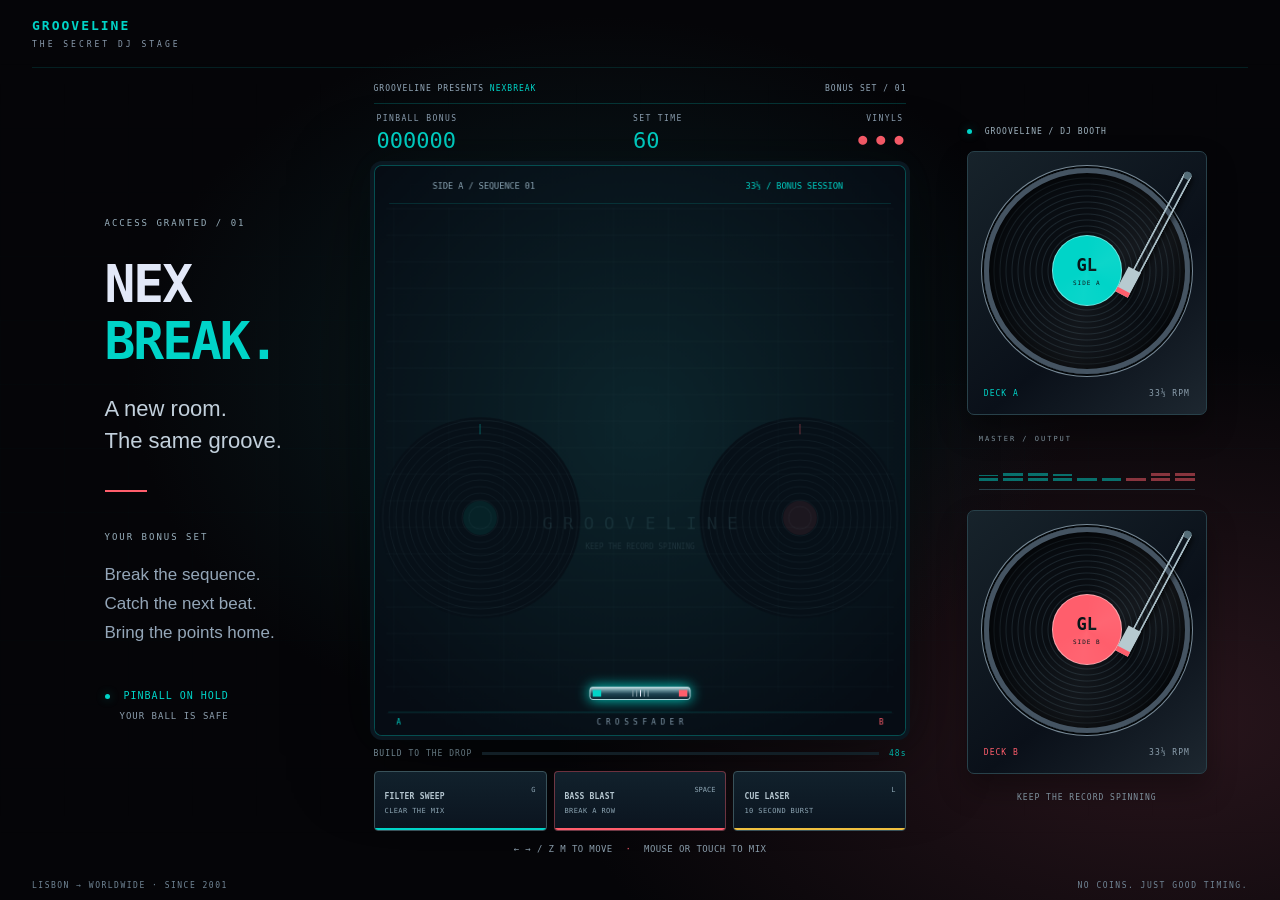
<file: assets/nexbreak-v53.html>
<!doctype html><html lang="en"><head><meta charset="utf-8"><meta name="viewport" content="width=device-width,initial-scale=1,viewport-fit=cover"><title>Grooveline presents Nexbreak</title><link rel="stylesheet" href="nexbreak-v53.css"></head><body>
<div class="room-grid" aria-hidden="true"></div>
<header><div class="wordmark">GROOVELINE<span>THE SECRET DJ STAGE</span></div></header>
<main>
<aside class="set-notes"><span class="eyebrow">ACCESS GRANTED / <span id="set-number">01</span></span><h1>NEX<br><em>BREAK.</em></h1><p class="tagline">A new room.<br>The same groove.</p><div class="set-rule"></div><span class="eyebrow">YOUR BONUS SET</span><p>Break the sequence.<br>Catch the next beat.<br>Bring the points home.</p><div class="notes-bottom"><span class="live-dot"></span> PINBALL ON HOLD<br><small>YOUR BALL IS SAFE</small></div></aside>
<section class="arena" aria-label="Nexbreak playfield"><div class="arena-top"><span>GROOVELINE PRESENTS <b>NEXBREAK</b></span><span id="set-label">BONUS SET / 01</span></div><div class="hud"><div><span>PINBALL BONUS</span><strong id="nb-score">000000</strong></div><div><span>SET TIME</span><strong id="nb-time">60</strong></div><div><span>VINYLS</span><strong id="nb-lives">● ● ●</strong></div></div>
<div id="canvas-wrap"><canvas id="gameCanvas" width="560" height="600" aria-label="Move the crossfader paddle to bounce the ball into the sequencer bricks"></canvas><div id="danger-vignette"></div><div id="combo-flash"></div></div>
<div class="set-timeline"><span id="drop-label">BUILD TO THE DROP</span><div><i id="set-progress"></i></div><b id="drop-count">48s</b></div>
<div class="weapons"><button id="btn-emp" aria-label="Filter sweep, G"><span>G</span><b>FILTER SWEEP</b><small>CLEAR THE MIX</small><i id="emp-fill"></i></button><button id="btn-blast" aria-label="Bass blast, Space"><span>SPACE</span><b>BASS BLAST</b><small>BREAK A ROW</small><i id="charge-fill"></i></button><button id="btn-laser" aria-label="Cue laser, L"><span>L</span><b>CUE LASER</b><small>10 SECOND BURST</small><i id="laser-fill"></i></button></div>
<div id="crossfader" aria-label="Drag to move your paddle"><span>A</span><i><b id="fader-cap"></b></i><span>B</span><small>DRAG THE CROSSFADER</small></div>
<div class="control-hint">← → / Z M TO MOVE <span>·</span> MOUSE OR TOUCH TO MIX</div>
</section>
<aside class="booth"><div class="booth-label"><span class="live-dot"></span> GROOVELINE / DJ BOOTH</div><div class="deck deck-a"><div class="vinyl"><div class="record-label">GL<span>SIDE A</span></div></div><div class="tonearm"></div><div class="deck-caption">DECK A <span>33⅓ RPM</span></div></div><div class="mixer"><span>MASTER / OUTPUT</span><div class="meters"><i></i><i></i><i></i><i></i><i></i><i></i><i></i><i></i><i></i></div><div class="mixer-line"></div></div><div class="deck deck-b"><div class="vinyl"><div class="record-label">GL<span>SIDE B</span></div></div><div class="tonearm"></div><div class="deck-caption">DECK B <span>33⅓ RPM</span></div></div><p id="music-label">KEEP THE RECORD SPINNING</p></aside>
</main><footer><span>LISBON → WORLDWIDE · SINCE 2001</span><span>NO COINS. JUST GOOD TIMING.</span></footer>
<script src="nexbreak-engine-v53.js"></script></body></html>
</file>
<file: assets/nexbreak-v53.css>
*{box-sizing:border-box}html,body{margin:0;width:100%;height:100%;overflow:hidden;background:#050508;color:#e2e8f8;font-family:Rajdhani,sans-serif;user-select:none;-webkit-user-select:none}body{--teal:#00d4c8;--coral:#ff5e6c;--gold:#f0c040;--energy:.2;background:radial-gradient(ellipse at 47% 42%,#0c2025 0,transparent 49%),radial-gradient(ellipse at 91% 80%,#29151c 0,transparent 37%),#050508;display:flex;flex-direction:column}button{font:inherit;cursor:pointer;touch-action:manipulation}.room-grid{position:absolute;inset:0;pointer-events:none;background-image:linear-gradient(#00d4c807 1px,transparent 1px),linear-gradient(90deg,#00d4c805 1px,transparent 1px);background-size:64px 64px;mask-image:linear-gradient(transparent,#0008,transparent)}header{position:relative;flex:none;height:68px;margin:0 32px;border-bottom:1px solid #00d4c822;display:flex;align-items:center}.wordmark{color:var(--teal);font:700 13px Orbitron,monospace;letter-spacing:2px}.wordmark span{display:block;margin-top:7px;font:8px 'Share Tech Mono',monospace;letter-spacing:3px;color:#899aac}main{position:relative;display:grid;grid-template-columns:minmax(170px,1fr) auto minmax(190px,1fr);align-items:center;justify-content:center;gap:clamp(24px,4vw,80px);flex:1;min-height:0;padding:14px 5vw}aside{max-width:270px}.set-notes{justify-self:center}.eyebrow{font:9px 'Share Tech Mono',monospace;letter-spacing:2px;color:#98afbc}.set-notes h1{font:700 clamp(34px,4vw,64px)/1.12 Orbitron,monospace;letter-spacing:-2px;margin:26px 0 18px}.set-notes h1 em{color:var(--teal);font-style:normal}.set-notes p{color:#94a6b8;font-size:17px;line-height:1.7}.set-notes .tagline{font-size:22px;color:#c2d0dc;line-height:1.45}.set-rule{width:42px;height:2px;background:var(--coral);margin:34px 0}.notes-bottom{margin-top:38px;font:10px/2 'Share Tech Mono',monospace;color:var(--teal);letter-spacing:1px}.notes-bottom small{font-size:9px;color:#8c9ead;padding-left:15px}.live-dot{display:inline-block;width:5px;height:5px;border-radius:50%;background:var(--teal);box-shadow:0 0 10px #00d4c860;vertical-align:middle;margin-right:7px}.arena{width:var(--arena-width,500px);min-width:0;align-self:center}.arena-top{display:flex;align-items:center;justify-content:space-between;gap:8px;margin-bottom:10px;font:8px 'Share Tech Mono',monospace;letter-spacing:1px;color:#92a7b8}.arena-top b{color:var(--teal);font-weight:400}.hud{display:flex;justify-content:space-between;gap:8px;padding:10px 3px 12px;border-top:1px solid #00d4c835}.hud>div:last-child{text-align:right}.hud span{display:block;font:8px 'Share Tech Mono',monospace;letter-spacing:1.4px;color:#8b9eb0}.hud strong{display:block;font:22px 'Share Tech Mono',monospace;color:var(--teal);margin-top:5px}.hud>div:last-child strong{font-size:15px;color:var(--coral);line-height:22px}#canvas-wrap{position:relative;line-height:0;border:1px solid #00d4c850;box-shadow:0 0 0 4px #0a1720,0 20px 80px #0008,0 0 42px #00d4c80a;border-radius:8px;overflow:hidden;background:#071018}canvas{display:block;width:100%;height:auto;touch-action:none}#danger-vignette{position:absolute;inset:0;pointer-events:none;box-shadow:inset 0 -20px 50px #ff5e6c25;opacity:0}#combo-flash{position:absolute;top:46%;left:0;right:0;text-align:center;color:var(--gold);font:700 13px/1.5 Orbitron,monospace;pointer-events:none;opacity:0;text-shadow:0 2px 8px #000}.set-timeline{display:flex;align-items:center;gap:10px;margin:13px 0;font:8px 'Share Tech Mono',monospace;letter-spacing:1px;color:#8aa3b0}.set-timeline>div{flex:1;height:3px;background:#1a2b35}.set-timeline i{display:block;height:100%;width:0;background:var(--teal)}.set-timeline b{font-weight:400;color:var(--teal)}.weapons{display:flex;gap:7px}.weapons button{position:relative;overflow:hidden;flex:1;min-width:0;height:60px;background:linear-gradient(#11212c,#0b141f);border:1px solid #39525a;border-radius:4px;color:#b5c6d0;text-align:left;padding:9px 10px}.weapons button:nth-child(2){border-color:#ff5e6c65}.weapons button span{float:right;font:7px 'Share Tech Mono',monospace;color:#8da5b3}.weapons button b{display:block;font:700 8px Orbitron,monospace;letter-spacing:.2px;margin-top:6px}.weapons button small{display:block;font:7px 'Share Tech Mono',monospace;letter-spacing:.4px;margin-top:6px;color:#8da5b3}.weapons button i{position:absolute;bottom:0;left:0;height:2px;background:var(--teal);width:100%}.weapons button:nth-child(2) i{background:var(--coral)}.weapons button:nth-child(3) i{background:var(--gold)}.weapons button:focus-visible{outline:2px solid var(--teal);outline-offset:3px}.weapons button:active{background:#16404a}#crossfader{display:none;touch-action:none}.control-hint{text-align:center;margin-top:13px;font:9px 'Share Tech Mono',monospace;color:#8a9dab;letter-spacing:.4px}.control-hint span{color:var(--coral);margin:0 7px}.booth{width:min(100%,240px);justify-self:center}.booth-label{font:8px 'Share Tech Mono',monospace;letter-spacing:1px;color:#a0b4c0;margin-bottom:15px}.deck{position:relative;padding:16px;border:1px solid #28414a;border-radius:7px;background:linear-gradient(140deg,#17232b,#0a1019 60%,#1d2730);box-shadow:0 15px 30px #0005}.vinyl{position:relative;aspect-ratio:1;border-radius:50%;border:5px solid #455462;background:repeating-radial-gradient(circle,#090d12 0 2px,#1b252c 3px,#090d12 4px,#090d12 6px);box-shadow:0 0 0 2px #03070a,0 0 0 3px #778996,inset 0 0 22px #000;display:grid;place-items:center;transform:rotate(var(--record-angle,0deg))}.vinyl:after{content:'';position:absolute;inset:0;border-radius:50%;background:conic-gradient(transparent,#ffffff0c,transparent 35%,#ffffff0a,transparent 70%);pointer-events:none}.record-label{width:36%;aspect-ratio:1;border-radius:50%;background:var(--teal);color:#071518;display:flex;flex-direction:column;align-items:center;justify-content:center;font:700 17px Orbitron,monospace;border:1px solid #f4ffff70}.record-label span{font:6px 'Share Tech Mono',monospace;letter-spacing:1px;margin-top:4px}.deck-b .record-label{background:var(--coral)}.tonearm{position:absolute;top:20px;right:12px;width:9px;height:53%;border:2px solid #a8bdc5;border-top:8px solid #546d78;border-radius:8px;transform:rotate(28deg);transform-origin:top;box-shadow:3px 3px 5px #0008}.tonearm:after{content:'';position:absolute;bottom:-3px;right:-2px;width:14px;height:23px;background:#b7cad0;border-bottom:5px solid var(--coral)}.deck-caption{display:flex;justify-content:space-between;margin-top:15px;font:8px 'Share Tech Mono',monospace;letter-spacing:1px;color:var(--teal)}.deck-caption span{color:#8c9fad}.deck-b .deck-caption{color:var(--coral)}.mixer{padding:20px 12px;color:#8b9fab;font:7px 'Share Tech Mono',monospace;letter-spacing:2px}.meters{height:30px;display:flex;gap:5px;align-items:end;margin-top:8px}.meters i{flex:1;height:var(--bar-height,50%);background:repeating-linear-gradient(to top,#00d4c880 0 3px,transparent 3px 5px);transition:height .1s}.meters i:nth-last-child(-n+3){background:repeating-linear-gradient(to top,#ff5e6c80 0 3px,transparent 3px 5px)}.mixer-line{height:1px;background:#28404a;margin-top:8px}.booth>p{text-align:center;font:8px/1.5 'Share Tech Mono',monospace;color:#8da2b0;letter-spacing:1px;margin-top:18px}footer{position:relative;flex:none;height:30px;display:flex;justify-content:space-between;align-items:center;padding:0 32px;font:8px 'Share Tech Mono',monospace;letter-spacing:1.5px;color:#718696}.drop-active #canvas-wrap{border-color:#f0c040;box-shadow:0 0 0 4px #312b19,0 0 60px #f0c04014}.drop-active #drop-label,.drop-active #drop-count{color:var(--gold)}
@media(max-width:1000px){main{grid-template-columns:1fr auto 1fr;gap:22px;padding-inline:24px}.set-notes h1{font-size:32px}.set-notes p{font-size:14px}.set-notes .tagline{font-size:18px}.deck{padding:10px}.booth-label{font-size:6px}.set-rule{margin:22px 0}.record-label{font-size:12px}.record-label span{font-size:5px}.set-notes{max-width:170px}.booth{max-width:170px}}
@media(max-width:760px){header{height:58px;margin:0 12px}.wordmark{font-size:10px;letter-spacing:1px}.wordmark span{font-size:6px;letter-spacing:1px}main{display:flex;justify-content:center;padding:8px 12px;gap:0}.set-notes,.booth{display:none}.arena-top{margin-bottom:6px;font-size:6px;letter-spacing:.5px}.hud{padding:7px 2px 9px}.hud span{font-size:7px;letter-spacing:1px}.hud strong{font-size:21px}.hud>div:last-child strong{font-size:13px}.weapons{gap:5px}.weapons button{height:49px;padding:5px 7px}.weapons button b{font-size:7px;margin-top:6px}.weapons button small{font-size:6px;letter-spacing:0}.weapons button span{font-size:6px}.control-hint{font-size:7px;margin-top:8px}.set-timeline{font-size:7px;gap:6px;margin:10px 0}footer{height:22px;padding:0 12px;font-size:6px;letter-spacing:.3px}footer span:last-child{display:none}#crossfader{display:flex;align-items:center;gap:10px;position:relative;height:49px;margin-top:7px;padding:4px 14px 13px;border:1px solid #2c414c;border-radius:4px;background:#0a141d;color:#91aab9;font:9px 'Share Tech Mono',monospace}#crossfader>i{position:relative;flex:1;height:3px;background:linear-gradient(90deg,#00d4c870,#ff5e6c70)}#fader-cap{position:absolute;top:-9px;left:50%;width:18px;height:22px;transform:translateX(-50%);border:1px solid #a6bdc6;border-radius:2px;background:linear-gradient(90deg,#627b88,#d3e3e7 48%,#536c79)}#crossfader small{position:absolute;bottom:4px;left:0;right:0;text-align:center;font-size:6px;letter-spacing:1px}}
@media(max-height:540px) and (min-width:600px){header{height:48px}main{display:flex;gap:20px;padding:6px 20px}.set-notes{display:block}.set-notes h1{font-size:28px;margin:10px 0}.set-notes .tagline,.set-rule,.set-notes>p,.notes-bottom,.booth{display:none}.arena-top,.hud,.set-timeline,.control-hint,footer{display:none}.arena{display:grid;grid-template-columns:auto 120px;align-items:center;gap:10px;width:auto}.weapons{flex-direction:column}.weapons button{flex:auto;width:120px}.arena #crossfader{display:none}}
main{grid-template-rows:minmax(0,1fr)}.booth{width:min(240px,calc((100dvh - 260px)*.45))}
@media(min-width:761px) and (max-height:800px){.set-notes h1{font-size:36px;margin:17px 0}.set-notes .tagline{font-size:18px}.set-notes p{font-size:14px;line-height:1.5}.set-rule{margin:20px 0}.notes-bottom{margin-top:20px}}
@media(max-height:540px) and (min-width:600px){.arena .hud{display:flex;position:fixed;left:20px;bottom:38px;width:130px;flex-wrap:wrap;gap:12px;background:#050508bb}.arena .hud span{font-size:7px}.arena .hud strong{font-size:18px}.arena .set-timeline{display:flex;position:fixed;left:20px;bottom:4px;width:130px;font-size:6px;gap:4px}.set-notes{align-self:flex-start;margin-top:26px}.set-notes h1{font-size:27px}}
</file>
